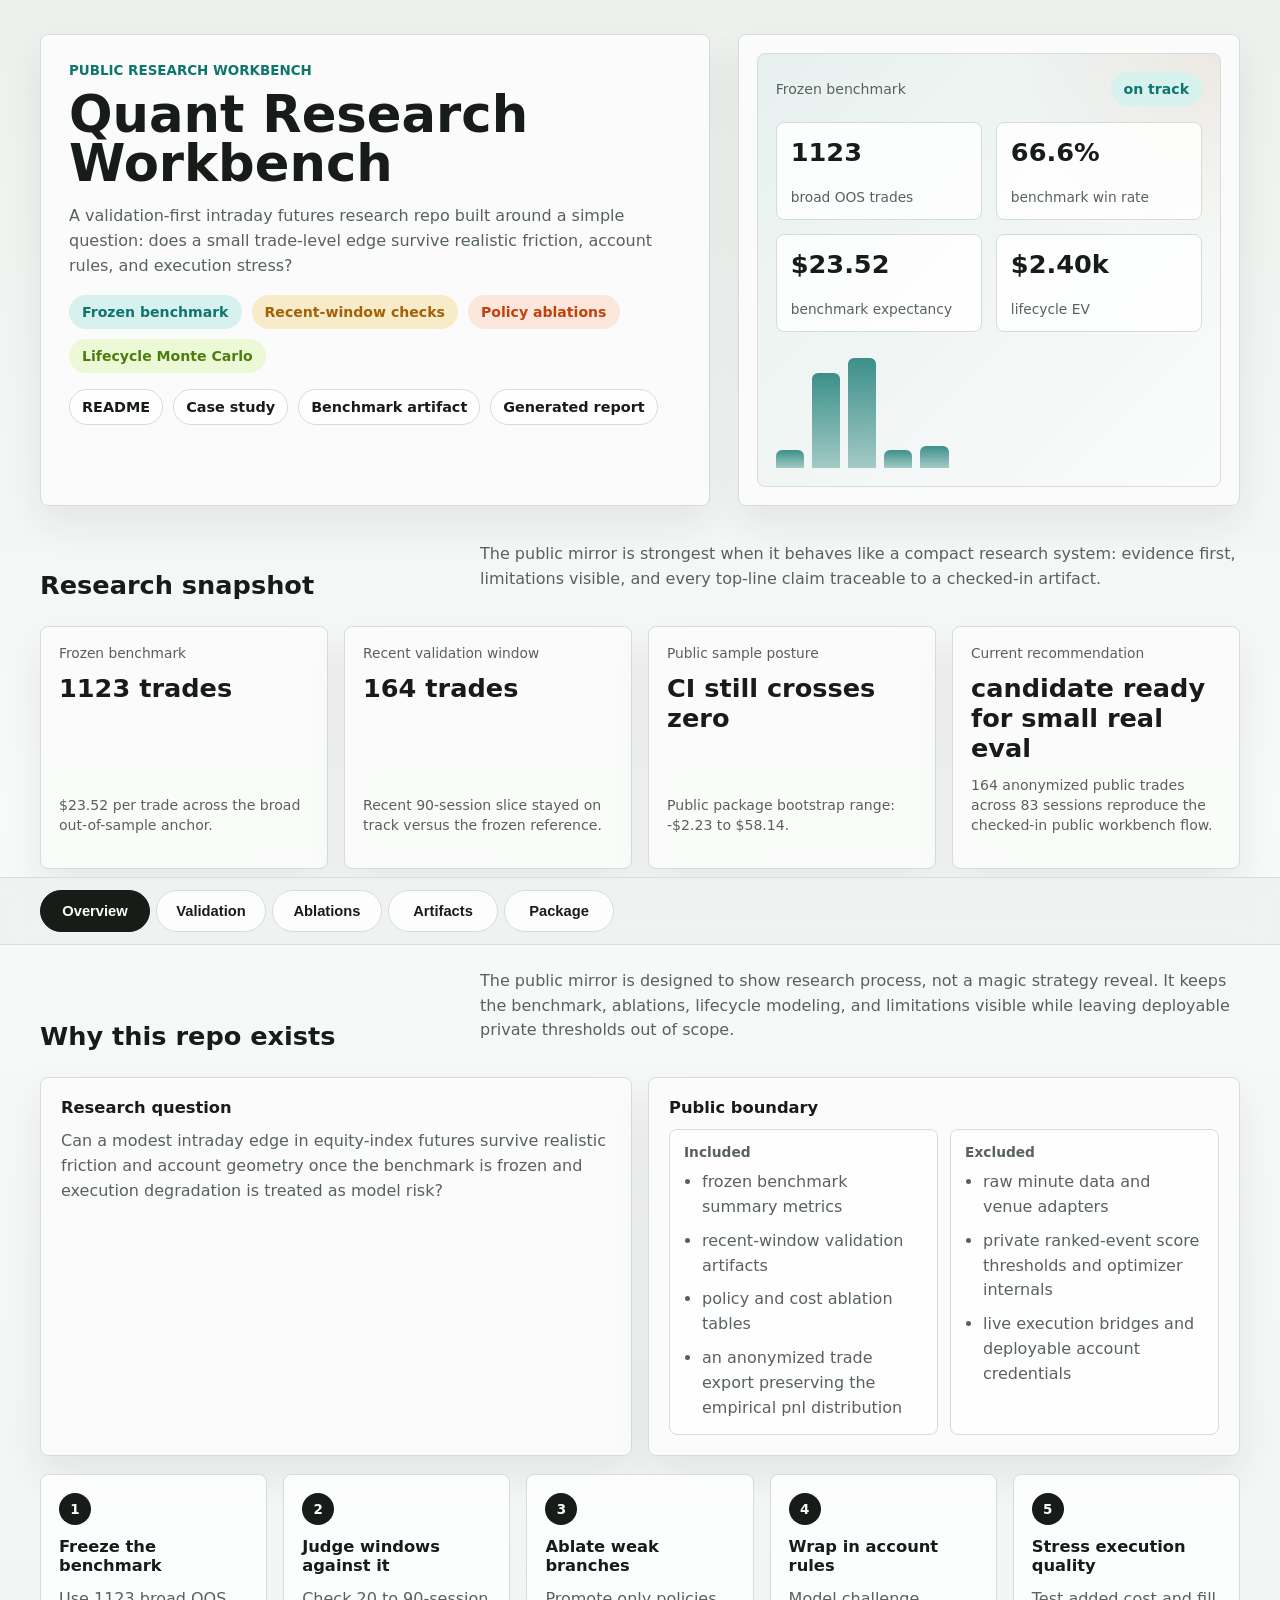
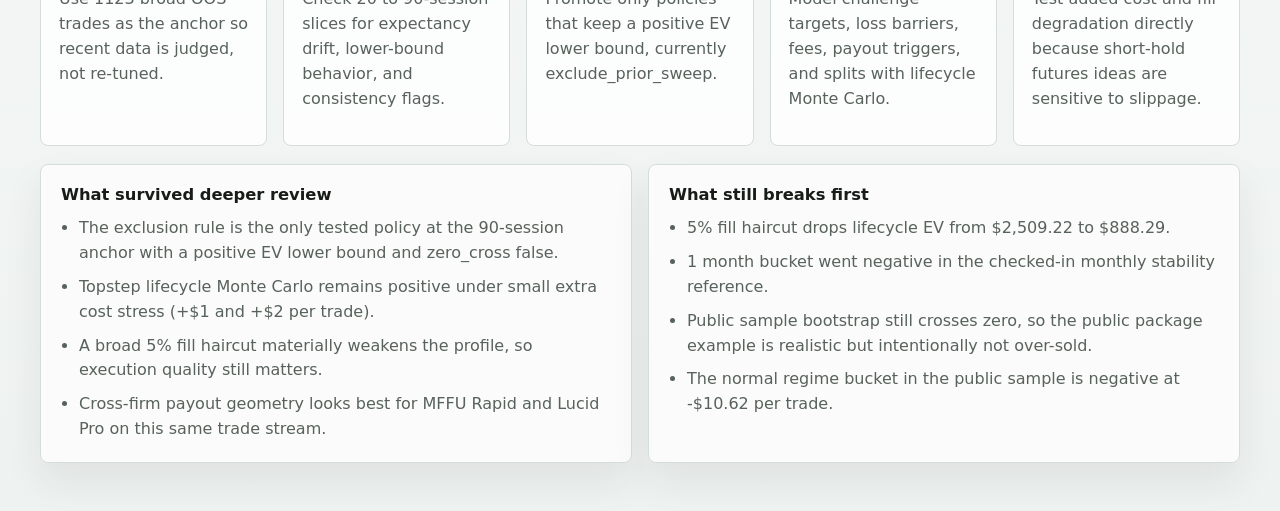
<file: docs/index.html>
<!DOCTYPE html>
<html lang="en">
  <head>
    <meta charset="UTF-8" />
    <meta name="viewport" content="width=device-width, initial-scale=1.0" />
    <title>Quant Research Workbench</title>
    <link rel="stylesheet" href="styles.css" />
  </head>
  <body>
    <div class="page-shell">
      <header class="hero-band">
        <div class="content-wrap hero-layout">
          <div class="hero-copy">
            <p class="eyebrow">Public research workbench</p>
            <h1>Quant Research Workbench</h1>
            <p class="lede">
              A validation-first intraday futures research repo built around a
              simple question: does a small trade-level edge survive realistic
              friction, account rules, and execution stress?
            </p>
            <div class="hero-badges" aria-label="Project highlights">
              <span class="badge badge-teal">Frozen benchmark</span>
              <span class="badge badge-amber">Recent-window checks</span>
              <span class="badge badge-rust">Policy ablations</span>
              <span class="badge badge-olive">Lifecycle Monte Carlo</span>
            </div>
            <div class="hero-links">
              <a class="hero-link" href="../README.md">README</a>
              <a class="hero-link" href="../CASE_STUDY.md">Case study</a>
              <a class="hero-link" href="../results/reference/benchmark_summary.json">Benchmark artifact</a>
              <a class="hero-link" href="../examples/anonymized_oos_report.html">Generated report</a>
            </div>
          </div>
          <div class="hero-visual" aria-label="Research summary">
            <div id="heroVisual" class="visual-panel"></div>
          </div>
        </div>
      </header>

      <main>
        <section class="summary-band">
          <div class="content-wrap">
            <div id="appState" class="app-state">Loading public artifacts...</div>
            <div class="section-head">
              <h2>Research snapshot</h2>
              <p>
                The public mirror is strongest when it behaves like a compact
                research system: evidence first, limitations visible, and every
                top-line claim traceable to a checked-in artifact.
              </p>
            </div>
            <div class="metric-grid" id="headlineMetrics"></div>
          </div>
        </section>

        <section class="tabs-band">
          <div class="content-wrap">
            <div class="segmented-control" role="tablist" aria-label="Views">
              <button class="segmented-button is-active" data-tab="overview" role="tab" aria-selected="true">Overview</button>
              <button class="segmented-button" data-tab="validation" role="tab" aria-selected="false">Validation</button>
              <button class="segmented-button" data-tab="ablations" role="tab" aria-selected="false">Ablations</button>
              <button class="segmented-button" data-tab="artifacts" role="tab" aria-selected="false">Artifacts</button>
              <button class="segmented-button" data-tab="package" role="tab" aria-selected="false">Package</button>
            </div>
          </div>
        </section>

        <section class="panel-band">
          <div class="content-wrap">
            <div class="tab-panel is-active" id="panel-overview" role="tabpanel"></div>
            <div class="tab-panel" id="panel-validation" role="tabpanel"></div>
            <div class="tab-panel" id="panel-ablations" role="tabpanel"></div>
            <div class="tab-panel" id="panel-artifacts" role="tabpanel"></div>
            <div class="tab-panel" id="panel-package" role="tabpanel"></div>
          </div>
        </section>
      </main>
    </div>

    <script src="app.js"></script>
  </body>
</html>
</file>
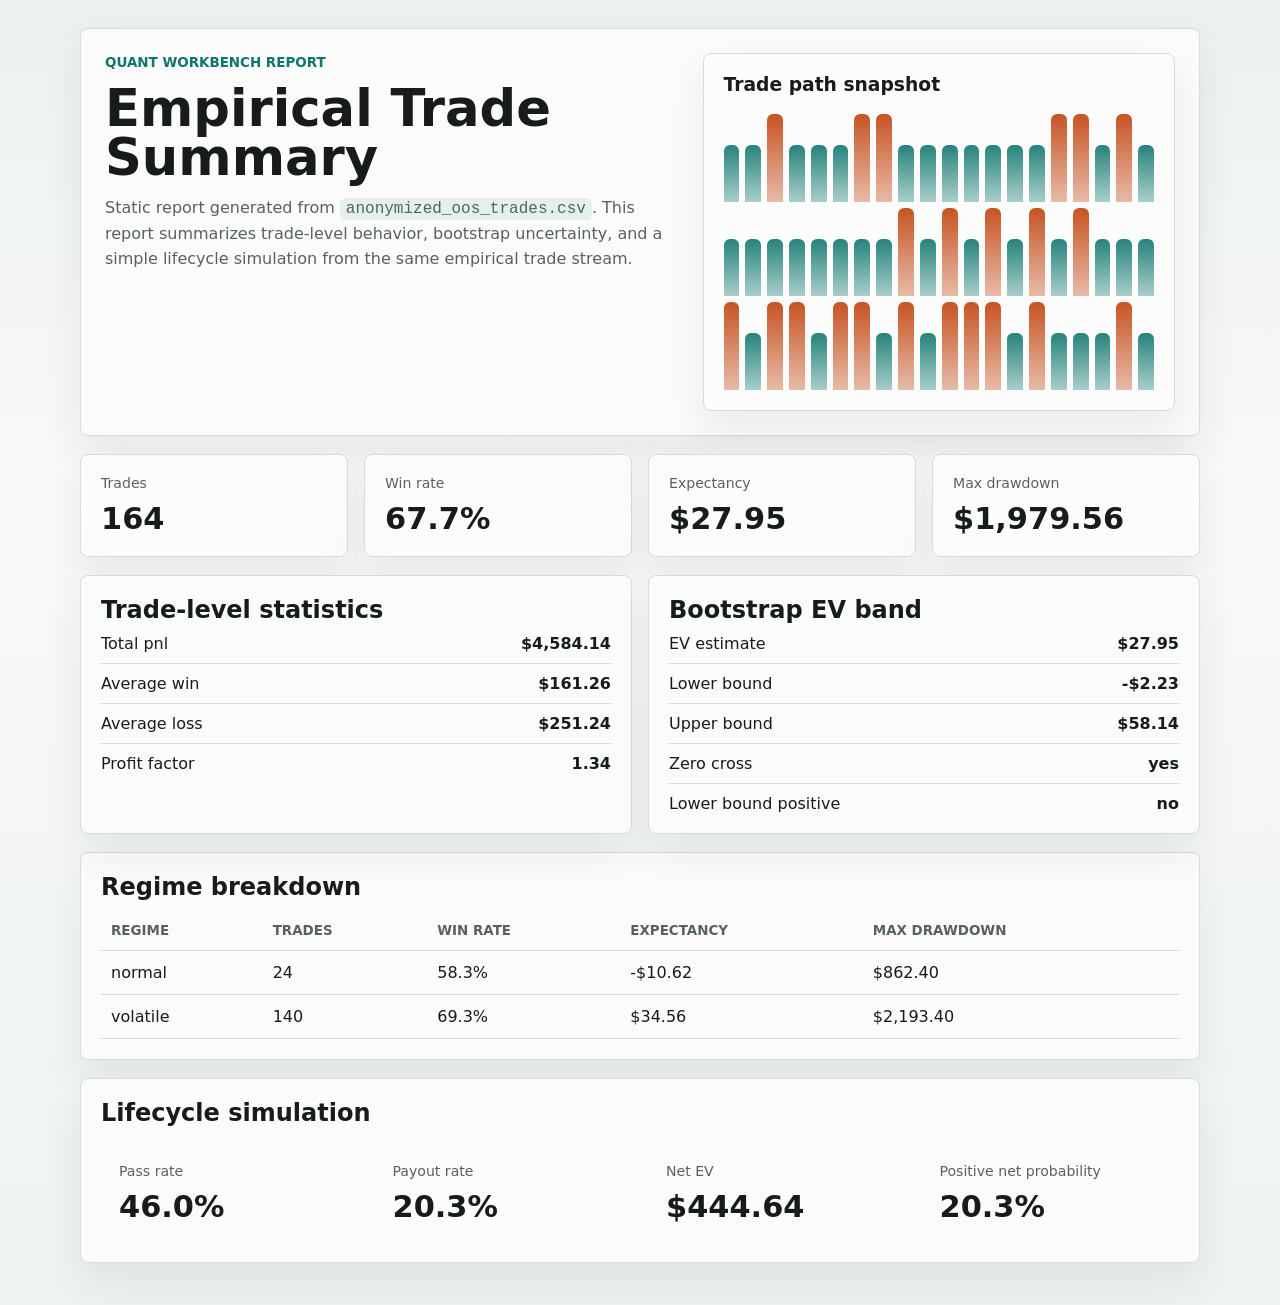
<file: examples/anonymized_oos_report.html>
<!DOCTYPE html>
<html lang="en">
  <head>
    <meta charset="UTF-8" />
    <meta name="viewport" content="width=device-width, initial-scale=1.0" />
    <title>Quant Workbench Report</title>
    <style>
      :root {
        color-scheme: light;
        --bg: #eef2f0;
        --surface: #fbfcfb;
        --ink: #171c19;
        --muted: #58625c;
        --line: #d4ddd7;
        --teal: #0f766e;
        --teal-soft: #d7f1ee;
        --rust: #c2410c;
        --rust-soft: #fde7dc;
      }
      * { box-sizing: border-box; }
      body {
        margin: 0;
        background: linear-gradient(180deg, #edf1ee 0%, #f7faf8 38%, #eef2f0 100%);
        color: var(--ink);
        font-family: Inter, ui-sans-serif, system-ui, -apple-system, BlinkMacSystemFont, "Segoe UI", sans-serif;
      }
      .wrap {
        width: min(1120px, calc(100vw - 32px));
        margin: 0 auto;
        padding: 28px 0 42px;
      }
      .hero, .card {
        background: rgba(251, 252, 251, 0.95);
        border: 1px solid var(--line);
        border-radius: 8px;
        box-shadow: 0 18px 38px rgba(34, 42, 36, 0.08);
      }
      .hero {
        padding: 24px;
        display: grid;
        grid-template-columns: 1.1fr 0.9fr;
        gap: 20px;
      }
      .eyebrow {
        margin: 0 0 10px;
        color: var(--teal);
        font-size: 0.84rem;
        font-weight: 700;
        text-transform: uppercase;
      }
      h1, h2, h3, p { margin-top: 0; }
      h1 {
        font-size: clamp(2rem, 4vw, 3.6rem);
        line-height: 0.96;
        margin-bottom: 14px;
      }
      h2 {
        font-size: 1.5rem;
        margin-bottom: 10px;
      }
      p {
        color: var(--muted);
        line-height: 1.55;
      }
      .metric-grid {
        display: grid;
        grid-template-columns: repeat(4, minmax(0, 1fr));
        gap: 16px;
        margin-top: 18px;
      }
      .metric {
        padding: 18px;
      }
      .label {
        color: var(--muted);
        font-size: 0.88rem;
      }
      .value {
        margin-top: 10px;
        font-size: 1.9rem;
        font-weight: 700;
      }
      .section {
        margin-top: 18px;
      }
      .grid-two {
        display: grid;
        grid-template-columns: repeat(2, minmax(0, 1fr));
        gap: 16px;
      }
      .card {
        padding: 20px;
      }
      .stat-list {
        display: grid;
        gap: 10px;
      }
      .stat-row {
        display: flex;
        justify-content: space-between;
        gap: 16px;
        padding-bottom: 10px;
        border-bottom: 1px solid var(--line);
      }
      .stat-row:last-child {
        border-bottom: 0;
        padding-bottom: 0;
      }
      .spark {
        display: grid;
        grid-template-columns: repeat(20, minmax(0, 1fr));
        gap: 6px;
        align-items: end;
        min-height: 112px;
      }
      .spark-bar {
        min-height: 12px;
        border-radius: 6px 6px 0 0;
      }
      .spark-bar.positive {
        background: linear-gradient(180deg, rgba(15,118,110,0.9), rgba(15,118,110,0.35));
      }
      .spark-bar.negative {
        background: linear-gradient(180deg, rgba(194,65,12,0.9), rgba(194,65,12,0.35));
      }
      .regime-table {
        width: 100%;
        border-collapse: collapse;
      }
      .regime-table th,
      .regime-table td {
        text-align: left;
        padding: 12px 10px;
        border-bottom: 1px solid var(--line);
      }
      .regime-table th {
        color: var(--muted);
        font-size: 0.84rem;
        text-transform: uppercase;
      }
      code {
        background: rgba(15, 118, 110, 0.09);
        padding: 2px 6px;
        border-radius: 6px;
        font-family: ui-monospace, SFMono-Regular, Menlo, Monaco, Consolas, "Liberation Mono", monospace;
      }
      @media (max-width: 920px) {
        .hero, .metric-grid, .grid-two {
          grid-template-columns: 1fr;
        }
        .wrap {
          width: min(100vw - 20px, 1120px);
        }
      }
    </style>
  </head>
  <body>
    <div class="wrap">
      <section class="hero">
        <div>
          <p class="eyebrow">Quant workbench report</p>
          <h1>Empirical Trade Summary</h1>
          <p>
            Static report generated from <code>anonymized_oos_trades.csv</code>.
            This report summarizes trade-level behavior, bootstrap uncertainty,
            and a simple lifecycle simulation from the same empirical trade stream.
          </p>
        </div>
        <div class="card">
          <h3>Trade path snapshot</h3>
          <div class="spark"><span class="spark-bar positive" style="height:56.5px"></span><span class="spark-bar positive" style="height:56.5px"></span><span class="spark-bar negative" style="height:88.0px"></span><span class="spark-bar positive" style="height:56.5px"></span><span class="spark-bar positive" style="height:56.5px"></span><span class="spark-bar positive" style="height:56.5px"></span><span class="spark-bar negative" style="height:88.0px"></span><span class="spark-bar negative" style="height:88.0px"></span><span class="spark-bar positive" style="height:56.5px"></span><span class="spark-bar positive" style="height:56.5px"></span><span class="spark-bar positive" style="height:56.5px"></span><span class="spark-bar positive" style="height:56.5px"></span><span class="spark-bar positive" style="height:56.5px"></span><span class="spark-bar positive" style="height:56.5px"></span><span class="spark-bar positive" style="height:56.5px"></span><span class="spark-bar negative" style="height:88.0px"></span><span class="spark-bar negative" style="height:88.0px"></span><span class="spark-bar positive" style="height:56.5px"></span><span class="spark-bar negative" style="height:88.0px"></span><span class="spark-bar positive" style="height:56.5px"></span><span class="spark-bar positive" style="height:56.5px"></span><span class="spark-bar positive" style="height:56.5px"></span><span class="spark-bar positive" style="height:56.5px"></span><span class="spark-bar positive" style="height:56.5px"></span><span class="spark-bar positive" style="height:56.5px"></span><span class="spark-bar positive" style="height:56.5px"></span><span class="spark-bar positive" style="height:56.5px"></span><span class="spark-bar positive" style="height:56.5px"></span><span class="spark-bar negative" style="height:88.0px"></span><span class="spark-bar positive" style="height:56.5px"></span><span class="spark-bar negative" style="height:88.0px"></span><span class="spark-bar positive" style="height:56.5px"></span><span class="spark-bar negative" style="height:88.0px"></span><span class="spark-bar positive" style="height:56.5px"></span><span class="spark-bar negative" style="height:88.0px"></span><span class="spark-bar positive" style="height:56.5px"></span><span class="spark-bar negative" style="height:88.0px"></span><span class="spark-bar positive" style="height:56.5px"></span><span class="spark-bar positive" style="height:56.5px"></span><span class="spark-bar positive" style="height:56.5px"></span><span class="spark-bar negative" style="height:88.0px"></span><span class="spark-bar positive" style="height:56.5px"></span><span class="spark-bar negative" style="height:88.0px"></span><span class="spark-bar negative" style="height:88.0px"></span><span class="spark-bar positive" style="height:56.5px"></span><span class="spark-bar negative" style="height:88.0px"></span><span class="spark-bar negative" style="height:88.0px"></span><span class="spark-bar positive" style="height:56.5px"></span><span class="spark-bar negative" style="height:88.0px"></span><span class="spark-bar positive" style="height:56.5px"></span><span class="spark-bar negative" style="height:88.0px"></span><span class="spark-bar negative" style="height:88.0px"></span><span class="spark-bar negative" style="height:88.0px"></span><span class="spark-bar positive" style="height:56.5px"></span><span class="spark-bar negative" style="height:88.0px"></span><span class="spark-bar positive" style="height:56.5px"></span><span class="spark-bar positive" style="height:56.5px"></span><span class="spark-bar positive" style="height:56.5px"></span><span class="spark-bar negative" style="height:88.0px"></span><span class="spark-bar positive" style="height:56.5px"></span></div>
        </div>
      </section>

      <section class="metric-grid">
        <article class="card metric">
          <div class="label">Trades</div>
          <div class="value">164</div>
        </article>
        <article class="card metric">
          <div class="label">Win rate</div>
          <div class="value">67.7%</div>
        </article>
        <article class="card metric">
          <div class="label">Expectancy</div>
          <div class="value">$27.95</div>
        </article>
        <article class="card metric">
          <div class="label">Max drawdown</div>
          <div class="value">$1,979.56</div>
        </article>
      </section>

      <section class="section grid-two">
        <article class="card">
          <h2>Trade-level statistics</h2>
          <div class="stat-list">
            <div class="stat-row"><span>Total pnl</span><strong>$4,584.14</strong></div>
            <div class="stat-row"><span>Average win</span><strong>$161.26</strong></div>
            <div class="stat-row"><span>Average loss</span><strong>$251.24</strong></div>
            <div class="stat-row"><span>Profit factor</span><strong>1.34</strong></div>
          </div>
        </article>
        <article class="card">
          <h2>Bootstrap EV band</h2>
          <div class="stat-list">
            <div class="stat-row"><span>EV estimate</span><strong>$27.95</strong></div>
            <div class="stat-row"><span>Lower bound</span><strong>-$2.23</strong></div>
            <div class="stat-row"><span>Upper bound</span><strong>$58.14</strong></div>
            <div class="stat-row"><span>Zero cross</span><strong>yes</strong></div>
            <div class="stat-row"><span>Lower bound positive</span><strong>no</strong></div>
          </div>
        </article>
      </section>

      
      <section class="section">
        <article class="card">
          <h2>Regime breakdown</h2>
          <table class="regime-table">
            <thead>
              <tr>
                <th>Regime</th>
                <th>Trades</th>
                <th>Win rate</th>
                <th>Expectancy</th>
                <th>Max drawdown</th>
              </tr>
            </thead>
            <tbody><tr><td>normal</td><td>24</td><td>58.3%</td><td>-$10.62</td><td>$862.40</td></tr><tr><td>volatile</td><td>140</td><td>69.3%</td><td>$34.56</td><td>$2,193.40</td></tr></tbody>
          </table>
        </article>
      </section>
    

      <section class="section">
        <article class="card">
          <h2>Lifecycle simulation</h2>
          <div class="metric-grid">
            <div class="metric">
              <div class="label">Pass rate</div>
              <div class="value">46.0%</div>
            </div>
            <div class="metric">
              <div class="label">Payout rate</div>
              <div class="value">20.3%</div>
            </div>
            <div class="metric">
              <div class="label">Net EV</div>
              <div class="value">$444.64</div>
            </div>
            <div class="metric">
              <div class="label">Positive net probability</div>
              <div class="value">20.3%</div>
            </div>
          </div>
        </article>
      </section>
    </div>
  </body>
</html>
</file>
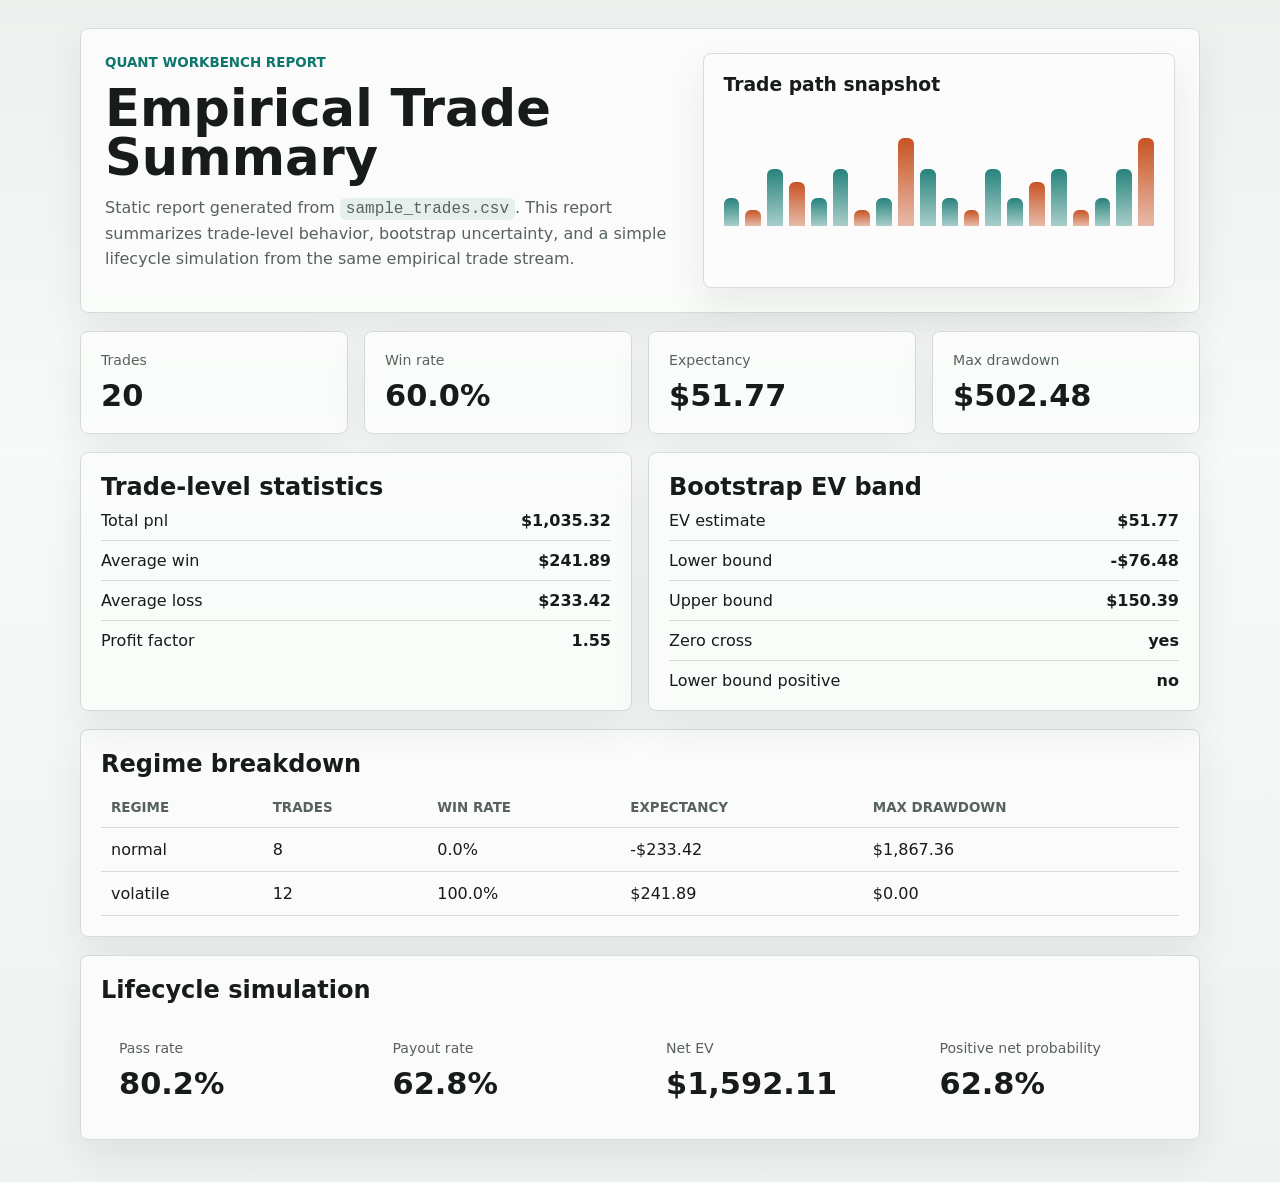
<file: examples/sample_report.html>
<!DOCTYPE html>
<html lang="en">
  <head>
    <meta charset="UTF-8" />
    <meta name="viewport" content="width=device-width, initial-scale=1.0" />
    <title>Quant Workbench Report</title>
    <style>
      :root {
        color-scheme: light;
        --bg: #eef2f0;
        --surface: #fbfcfb;
        --ink: #171c19;
        --muted: #58625c;
        --line: #d4ddd7;
        --teal: #0f766e;
        --teal-soft: #d7f1ee;
        --rust: #c2410c;
        --rust-soft: #fde7dc;
      }
      * { box-sizing: border-box; }
      body {
        margin: 0;
        background: linear-gradient(180deg, #edf1ee 0%, #f7faf8 38%, #eef2f0 100%);
        color: var(--ink);
        font-family: Inter, ui-sans-serif, system-ui, -apple-system, BlinkMacSystemFont, "Segoe UI", sans-serif;
      }
      .wrap {
        width: min(1120px, calc(100vw - 32px));
        margin: 0 auto;
        padding: 28px 0 42px;
      }
      .hero, .card {
        background: rgba(251, 252, 251, 0.95);
        border: 1px solid var(--line);
        border-radius: 8px;
        box-shadow: 0 18px 38px rgba(34, 42, 36, 0.08);
      }
      .hero {
        padding: 24px;
        display: grid;
        grid-template-columns: 1.1fr 0.9fr;
        gap: 20px;
      }
      .eyebrow {
        margin: 0 0 10px;
        color: var(--teal);
        font-size: 0.84rem;
        font-weight: 700;
        text-transform: uppercase;
      }
      h1, h2, h3, p { margin-top: 0; }
      h1 {
        font-size: clamp(2rem, 4vw, 3.6rem);
        line-height: 0.96;
        margin-bottom: 14px;
      }
      h2 {
        font-size: 1.5rem;
        margin-bottom: 10px;
      }
      p {
        color: var(--muted);
        line-height: 1.55;
      }
      .metric-grid {
        display: grid;
        grid-template-columns: repeat(4, minmax(0, 1fr));
        gap: 16px;
        margin-top: 18px;
      }
      .metric {
        padding: 18px;
      }
      .label {
        color: var(--muted);
        font-size: 0.88rem;
      }
      .value {
        margin-top: 10px;
        font-size: 1.9rem;
        font-weight: 700;
      }
      .section {
        margin-top: 18px;
      }
      .grid-two {
        display: grid;
        grid-template-columns: repeat(2, minmax(0, 1fr));
        gap: 16px;
      }
      .card {
        padding: 20px;
      }
      .stat-list {
        display: grid;
        gap: 10px;
      }
      .stat-row {
        display: flex;
        justify-content: space-between;
        gap: 16px;
        padding-bottom: 10px;
        border-bottom: 1px solid var(--line);
      }
      .stat-row:last-child {
        border-bottom: 0;
        padding-bottom: 0;
      }
      .spark {
        display: grid;
        grid-template-columns: repeat(20, minmax(0, 1fr));
        gap: 6px;
        align-items: end;
        min-height: 112px;
      }
      .spark-bar {
        min-height: 12px;
        border-radius: 6px 6px 0 0;
      }
      .spark-bar.positive {
        background: linear-gradient(180deg, rgba(15,118,110,0.9), rgba(15,118,110,0.35));
      }
      .spark-bar.negative {
        background: linear-gradient(180deg, rgba(194,65,12,0.9), rgba(194,65,12,0.35));
      }
      .regime-table {
        width: 100%;
        border-collapse: collapse;
      }
      .regime-table th,
      .regime-table td {
        text-align: left;
        padding: 12px 10px;
        border-bottom: 1px solid var(--line);
      }
      .regime-table th {
        color: var(--muted);
        font-size: 0.84rem;
        text-transform: uppercase;
      }
      code {
        background: rgba(15, 118, 110, 0.09);
        padding: 2px 6px;
        border-radius: 6px;
        font-family: ui-monospace, SFMono-Regular, Menlo, Monaco, Consolas, "Liberation Mono", monospace;
      }
      @media (max-width: 920px) {
        .hero, .metric-grid, .grid-two {
          grid-template-columns: 1fr;
        }
        .wrap {
          width: min(100vw - 20px, 1120px);
        }
      }
    </style>
  </head>
  <body>
    <div class="wrap">
      <section class="hero">
        <div>
          <p class="eyebrow">Quant workbench report</p>
          <h1>Empirical Trade Summary</h1>
          <p>
            Static report generated from <code>sample_trades.csv</code>.
            This report summarizes trade-level behavior, bootstrap uncertainty,
            and a simple lifecycle simulation from the same empirical trade stream.
          </p>
        </div>
        <div class="card">
          <h3>Trade path snapshot</h3>
          <div class="spark"><span class="spark-bar positive" style="height:28.2px"></span><span class="spark-bar negative" style="height:15.8px"></span><span class="spark-bar positive" style="height:56.5px"></span><span class="spark-bar negative" style="height:44.0px"></span><span class="spark-bar positive" style="height:28.2px"></span><span class="spark-bar positive" style="height:56.5px"></span><span class="spark-bar negative" style="height:15.8px"></span><span class="spark-bar positive" style="height:28.2px"></span><span class="spark-bar negative" style="height:88.0px"></span><span class="spark-bar positive" style="height:56.5px"></span><span class="spark-bar positive" style="height:28.2px"></span><span class="spark-bar negative" style="height:15.8px"></span><span class="spark-bar positive" style="height:56.5px"></span><span class="spark-bar positive" style="height:28.2px"></span><span class="spark-bar negative" style="height:44.0px"></span><span class="spark-bar positive" style="height:56.5px"></span><span class="spark-bar negative" style="height:15.8px"></span><span class="spark-bar positive" style="height:28.2px"></span><span class="spark-bar positive" style="height:56.5px"></span><span class="spark-bar negative" style="height:88.0px"></span></div>
        </div>
      </section>

      <section class="metric-grid">
        <article class="card metric">
          <div class="label">Trades</div>
          <div class="value">20</div>
        </article>
        <article class="card metric">
          <div class="label">Win rate</div>
          <div class="value">60.0%</div>
        </article>
        <article class="card metric">
          <div class="label">Expectancy</div>
          <div class="value">$51.77</div>
        </article>
        <article class="card metric">
          <div class="label">Max drawdown</div>
          <div class="value">$502.48</div>
        </article>
      </section>

      <section class="section grid-two">
        <article class="card">
          <h2>Trade-level statistics</h2>
          <div class="stat-list">
            <div class="stat-row"><span>Total pnl</span><strong>$1,035.32</strong></div>
            <div class="stat-row"><span>Average win</span><strong>$241.89</strong></div>
            <div class="stat-row"><span>Average loss</span><strong>$233.42</strong></div>
            <div class="stat-row"><span>Profit factor</span><strong>1.55</strong></div>
          </div>
        </article>
        <article class="card">
          <h2>Bootstrap EV band</h2>
          <div class="stat-list">
            <div class="stat-row"><span>EV estimate</span><strong>$51.77</strong></div>
            <div class="stat-row"><span>Lower bound</span><strong>-$76.48</strong></div>
            <div class="stat-row"><span>Upper bound</span><strong>$150.39</strong></div>
            <div class="stat-row"><span>Zero cross</span><strong>yes</strong></div>
            <div class="stat-row"><span>Lower bound positive</span><strong>no</strong></div>
          </div>
        </article>
      </section>

      
      <section class="section">
        <article class="card">
          <h2>Regime breakdown</h2>
          <table class="regime-table">
            <thead>
              <tr>
                <th>Regime</th>
                <th>Trades</th>
                <th>Win rate</th>
                <th>Expectancy</th>
                <th>Max drawdown</th>
              </tr>
            </thead>
            <tbody><tr><td>normal</td><td>8</td><td>0.0%</td><td>-$233.42</td><td>$1,867.36</td></tr><tr><td>volatile</td><td>12</td><td>100.0%</td><td>$241.89</td><td>$0.00</td></tr></tbody>
          </table>
        </article>
      </section>
    

      <section class="section">
        <article class="card">
          <h2>Lifecycle simulation</h2>
          <div class="metric-grid">
            <div class="metric">
              <div class="label">Pass rate</div>
              <div class="value">80.2%</div>
            </div>
            <div class="metric">
              <div class="label">Payout rate</div>
              <div class="value">62.8%</div>
            </div>
            <div class="metric">
              <div class="label">Net EV</div>
              <div class="value">$1,592.11</div>
            </div>
            <div class="metric">
              <div class="label">Positive net probability</div>
              <div class="value">62.8%</div>
            </div>
          </div>
        </article>
      </section>
    </div>
  </body>
</html>
</file>
<file: docs/styles.css>
:root {
  color-scheme: light;
  --bg: #eef2f0;
  --surface: #fbfcfb;
  --surface-2: #f2f5f3;
  --ink: #171c19;
  --muted: #58625c;
  --line: #d4ddd7;
  --teal: #0f766e;
  --teal-soft: #d7f1ee;
  --amber: #a16207;
  --amber-soft: #f8ebc9;
  --rust: #c2410c;
  --rust-soft: #fde7dc;
  --olive: #4d7c0f;
  --olive-soft: #edf8d7;
  --crimson: #b91c1c;
  --crimson-soft: #fde3e3;
  --radius: 8px;
  --shadow: 0 18px 38px rgba(34, 42, 36, 0.08);
}

* {
  box-sizing: border-box;
}

html {
  scroll-behavior: smooth;
}

body {
  margin: 0;
  font-family: ui-sans-serif, system-ui, -apple-system, BlinkMacSystemFont, "Segoe UI", sans-serif;
  color: var(--ink);
  background: linear-gradient(180deg, #edf1ee 0%, #f7faf8 38%, #eef2f0 100%);
}

a {
  color: inherit;
}

.page-shell {
  min-height: 100vh;
}

.content-wrap {
  width: min(1200px, calc(100vw - 32px));
  margin: 0 auto;
}

.hero-band,
.summary-band,
.tabs-band,
.panel-band {
  width: 100%;
}

.hero-band {
  padding: 34px 0 22px;
}

.hero-layout {
  display: grid;
  grid-template-columns: minmax(0, 1.2fr) minmax(320px, 0.9fr);
  gap: 28px;
  align-items: stretch;
}

.hero-copy,
.hero-visual,
.mini-panel,
.stack-block,
.chart-block,
.quote-panel,
.metric-card {
  background: rgba(251, 252, 251, 0.92);
  border: 1px solid var(--line);
  border-radius: var(--radius);
  box-shadow: var(--shadow);
  overflow-x: auto;
}

.hero-copy {
  padding: 28px;
}

.hero-visual {
  padding: 18px;
}

.eyebrow {
  margin: 0 0 12px;
  color: var(--teal);
  font-size: 0.84rem;
  font-weight: 700;
  text-transform: uppercase;
  letter-spacing: 0;
}

h1,
h2,
h3,
p,
ul,
dl {
  margin-top: 0;
}

h1 {
  font-size: clamp(2.2rem, 4vw, 4.2rem);
  line-height: 0.96;
  margin-bottom: 16px;
}

h2 {
  font-size: clamp(1.55rem, 2vw, 2rem);
  margin-bottom: 8px;
}

h3 {
  font-size: 1.02rem;
  margin-bottom: 12px;
}

.lede,
.section-head p,
.mini-copy,
.stack-block p,
.quote-panel p {
  color: var(--muted);
  line-height: 1.55;
}

.hero-links {
  display: flex;
  flex-wrap: wrap;
  gap: 10px;
  margin-top: 16px;
}

.hero-link {
  display: inline-flex;
  min-height: 36px;
  align-items: center;
  padding: 0 12px;
  border-radius: 999px;
  border: 1px solid var(--line);
  background: rgba(255, 255, 255, 0.74);
  color: var(--ink);
  text-decoration: none;
  font-size: 0.9rem;
  font-weight: 600;
}

.hero-badges,
.resource-strip,
.pill-list {
  display: flex;
  flex-wrap: wrap;
  gap: 10px;
}

.badge,
.resource-chip,
.pill,
.status-chip {
  display: inline-flex;
  align-items: center;
  justify-content: center;
  min-height: 34px;
  padding: 0 12px;
  border-radius: 999px;
  font-size: 0.88rem;
  font-weight: 600;
  border: 1px solid transparent;
}

.badge-teal,
.pill:nth-child(4n + 1),
.status-good {
  background: var(--teal-soft);
  color: var(--teal);
}

.badge-amber,
.pill:nth-child(4n + 2) {
  background: var(--amber-soft);
  color: var(--amber);
}

.badge-rust,
.pill:nth-child(4n + 3) {
  background: var(--rust-soft);
  color: var(--rust);
}

.badge-olive,
.pill:nth-child(4n + 4) {
  background: var(--olive-soft);
  color: var(--olive);
}

.visual-panel {
  height: 100%;
  display: grid;
  grid-template-rows: auto auto 1fr;
  gap: 16px;
  background:
    linear-gradient(135deg, rgba(15, 118, 110, 0.08), rgba(251, 252, 251, 0.45)),
    radial-gradient(circle at top right, rgba(194, 65, 12, 0.1), transparent 32%);
  border: 1px solid var(--line);
  border-radius: var(--radius);
  padding: 18px;
}

.visual-label-row {
  display: flex;
  justify-content: space-between;
  gap: 12px;
  align-items: center;
  color: var(--muted);
  font-size: 0.88rem;
}

.visual-metrics {
  display: grid;
  grid-template-columns: repeat(2, minmax(0, 1fr));
  gap: 14px;
}

.visual-metrics > div {
  min-height: 98px;
  background: rgba(255, 255, 255, 0.86);
  border: 1px solid var(--line);
  border-radius: var(--radius);
  padding: 14px;
  display: flex;
  flex-direction: column;
  justify-content: space-between;
}

.visual-number {
  font-size: clamp(1.45rem, 2vw, 2.2rem);
  font-weight: 700;
}

.visual-caption {
  color: var(--muted);
  font-size: 0.86rem;
}

.spark-strip {
  display: grid;
  grid-template-columns: repeat(12, minmax(0, 1fr));
  gap: 8px;
  align-items: end;
  min-height: 120px;
}

.spark-bar {
  border-radius: 6px 6px 0 0;
  min-height: 18px;
}

.spark-bar.positive {
  background: linear-gradient(180deg, rgba(15, 118, 110, 0.8), rgba(15, 118, 110, 0.35));
}

.spark-bar.negative {
  background: linear-gradient(180deg, rgba(185, 28, 28, 0.82), rgba(185, 28, 28, 0.38));
}

.summary-band {
  padding: 14px 0 8px;
}

.app-state {
  margin-bottom: 16px;
  padding: 12px 14px;
  border-radius: var(--radius);
  border: 1px solid var(--line);
  background: rgba(255, 255, 255, 0.84);
  color: var(--muted);
  font-size: 0.92rem;
}

.app-state-loading {
  border-color: rgba(15, 118, 110, 0.18);
}

.app-state-error {
  border-color: rgba(185, 28, 28, 0.22);
  color: var(--crimson);
  background: rgba(253, 227, 227, 0.8);
}

.app-state.is-hidden {
  display: none;
}

.section-head {
  display: flex;
  justify-content: space-between;
  align-items: end;
  gap: 20px;
  margin-bottom: 18px;
}

.section-head > * {
  max-width: 760px;
}

.section-head-tight {
  margin-top: 28px;
}

.metric-grid,
.comparison-grid,
.workflow-grid,
.code-grid {
  display: grid;
  gap: 16px;
}

.metric-grid {
  grid-template-columns: repeat(4, minmax(0, 1fr));
}

.metric-card {
  padding: 18px;
  min-height: 154px;
  display: flex;
  flex-direction: column;
  justify-content: space-between;
}

.metric-label {
  color: var(--muted);
  font-size: 0.86rem;
}

.metric-value {
  font-size: clamp(1.5rem, 2vw, 2.2rem);
  font-weight: 700;
  margin-top: 12px;
}

.metric-note {
  color: var(--muted);
  font-size: 0.88rem;
  line-height: 1.45;
  margin-top: 12px;
}

.tabs-band {
  position: sticky;
  top: 0;
  z-index: 10;
  backdrop-filter: blur(14px);
  background: rgba(238, 242, 240, 0.86);
  border-top: 1px solid rgba(212, 221, 215, 0.9);
  border-bottom: 1px solid rgba(212, 221, 215, 0.9);
}

.segmented-control {
  display: inline-grid;
  grid-template-columns: repeat(5, minmax(110px, 1fr));
  gap: 6px;
  padding: 12px 0;
}

.segmented-button {
  appearance: none;
  border: 1px solid var(--line);
  background: rgba(255, 255, 255, 0.88);
  color: var(--ink);
  min-height: 42px;
  border-radius: 999px;
  padding: 0 14px;
  font-size: 0.92rem;
  font-weight: 600;
  cursor: pointer;
  transition: background 120ms ease, color 120ms ease, border-color 120ms ease, transform 120ms ease;
}

.segmented-button:hover {
  transform: translateY(-1px);
}

.segmented-button.is-active {
  background: var(--ink);
  color: var(--surface);
  border-color: var(--ink);
}

.panel-band {
  padding: 24px 0 48px;
}

.tab-panel {
  display: none;
}

.tab-panel.is-active {
  display: block;
}

.split-layout {
  display: grid;
  grid-template-columns: repeat(2, minmax(0, 1fr));
  gap: 16px;
}

.stack-block,
.mini-panel {
  padding: 20px;
}

.workflow-grid {
  margin-top: 18px;
  grid-template-columns: repeat(5, minmax(0, 1fr));
}

.workflow-card {
  background: rgba(255, 255, 255, 0.82);
  border: 1px solid var(--line);
  border-radius: var(--radius);
  padding: 18px;
  min-height: 168px;
}

.workflow-step {
  display: inline-flex;
  min-width: 32px;
  min-height: 32px;
  border-radius: 999px;
  align-items: center;
  justify-content: center;
  font-size: 0.84rem;
  font-weight: 700;
  margin-bottom: 12px;
  background: var(--ink);
  color: var(--surface);
}

.comparison-grid {
  grid-template-columns: repeat(2, minmax(0, 1fr));
  margin-top: 18px;
}

.detail-list {
  padding-left: 18px;
  color: var(--muted);
  line-height: 1.55;
  margin-bottom: 0;
}

.detail-list li + li {
  margin-top: 9px;
}

.stat-list {
  display: grid;
  gap: 12px;
  margin-bottom: 0;
}

.stat-list div {
  display: flex;
  justify-content: space-between;
  gap: 16px;
  padding-bottom: 10px;
  border-bottom: 1px solid var(--line);
}

.stat-list div:last-child {
  border-bottom: 0;
  padding-bottom: 0;
}

.stat-list dt {
  color: var(--muted);
}

.stat-list dd {
  margin: 0;
  font-weight: 700;
}

.positive-text {
  color: var(--teal);
}

.negative-text {
  color: var(--crimson);
}

.chart-block {
  padding: 22px;
  margin-top: 18px;
}

.chart-header {
  display: flex;
  justify-content: space-between;
  gap: 20px;
  align-items: end;
  margin-bottom: 18px;
}

.chart-header p {
  max-width: 560px;
}

.window-bars,
.monthly-chart,
.horizontal-bars,
.stress-grid,
.code-grid {
  gap: 14px;
}

.window-bars {
  display: grid;
  grid-template-columns: repeat(5, minmax(0, 1fr));
  align-items: end;
  min-height: 250px;
}

.window-bar-card,
.month-card {
  min-height: 240px;
  padding: 14px;
  border: 1px solid var(--line);
  border-radius: var(--radius);
  background: rgba(255, 255, 255, 0.88);
  display: grid;
  grid-template-rows: auto 1fr auto;
  gap: 12px;
}

.window-track,
.month-track {
  position: relative;
  min-height: 140px;
  border-radius: 6px;
  background: linear-gradient(180deg, rgba(103, 95, 87, 0.08), rgba(103, 95, 87, 0.02));
  overflow: hidden;
}

.window-fill,
.month-fill {
  position: absolute;
  left: 0;
  right: 0;
  bottom: 0;
  border-radius: 6px 6px 0 0;
}

.window-fill.good,
.month-fill.good {
  background: linear-gradient(180deg, rgba(15, 118, 110, 0.88), rgba(15, 118, 110, 0.34));
}

.window-fill.watch,
.month-fill.watch {
  background: linear-gradient(180deg, rgba(194, 65, 12, 0.9), rgba(194, 65, 12, 0.34));
}

.window-title,
.month-title {
  display: flex;
  justify-content: space-between;
  gap: 10px;
  font-size: 0.9rem;
  color: var(--muted);
}

.window-value,
.month-value {
  font-weight: 700;
  font-size: 0.96rem;
}

.monthly-chart {
  display: grid;
  grid-template-columns: repeat(4, minmax(0, 1fr));
}

.stress-grid {
  display: grid;
  grid-template-columns: repeat(2, minmax(0, 1fr));
}

.stress-card {
  min-height: 134px;
  padding: 14px;
  border: 1px solid var(--line);
  border-radius: var(--radius);
  background: rgba(255, 255, 255, 0.88);
}

.stress-head {
  display: flex;
  justify-content: space-between;
  gap: 10px;
  margin-bottom: 18px;
}

.stress-name {
  font-weight: 700;
}

.stress-meta {
  color: var(--muted);
  font-size: 0.84rem;
}

.stress-value {
  font-size: 1.55rem;
  font-weight: 700;
}

.horizontal-bars {
  display: grid;
}

.firm-row {
  display: grid;
  grid-template-columns: 190px 1fr 100px;
  gap: 14px;
  align-items: center;
}

.firm-label {
  font-size: 0.92rem;
  font-weight: 600;
}

.firm-track {
  position: relative;
  min-height: 16px;
  background: rgba(103, 95, 87, 0.12);
  border-radius: 999px;
  overflow: hidden;
}

.firm-fill {
  position: absolute;
  inset: 0 auto 0 0;
  border-radius: 999px;
}

.firm-fill.primary {
  background: linear-gradient(90deg, rgba(15, 118, 110, 0.92), rgba(15, 118, 110, 0.45));
}

.firm-fill.secondary {
  background: linear-gradient(90deg, rgba(161, 98, 7, 0.95), rgba(161, 98, 7, 0.45));
}

.firm-fill.tertiary {
  background: linear-gradient(90deg, rgba(194, 65, 12, 0.92), rgba(194, 65, 12, 0.45));
}

.firm-fill.warning {
  background: linear-gradient(90deg, rgba(185, 28, 28, 0.9), rgba(185, 28, 28, 0.35));
}

.firm-value {
  text-align: right;
  font-weight: 700;
}

.quote-panel {
  padding: 22px;
  min-height: 120px;
  display: flex;
  align-items: center;
}

.quote-panel p {
  font-size: 1.06rem;
}

.code-grid {
  display: grid;
  grid-template-columns: repeat(2, minmax(0, 1fr));
  margin-top: 18px;
}

.qa-card {
  padding: 20px;
  border: 1px solid var(--line);
  border-radius: var(--radius);
  background: rgba(255, 255, 255, 0.9);
}

.qa-card h3 {
  margin-bottom: 8px;
}

.resource-strip {
  margin-top: 18px;
}

.resource-chip {
  background: rgba(255, 255, 255, 0.92);
  border-color: var(--line);
  text-decoration: none;
}

.code-card {
  border: 1px solid var(--line);
  border-radius: var(--radius);
  background: #181f1b;
  color: #f3f7f4;
  overflow: auto;
}

.code-card pre {
  margin: 0;
  padding: 16px;
  font-family: ui-monospace, SFMono-Regular, Menlo, Monaco, Consolas, "Liberation Mono", monospace;
  font-size: 0.86rem;
  line-height: 1.5;
}

.boundary-grid {
  display: grid;
  grid-template-columns: repeat(2, minmax(0, 1fr));
  gap: 12px;
}

.boundary-card {
  border: 1px solid var(--line);
  border-radius: var(--radius);
  background: rgba(255, 255, 255, 0.82);
  padding: 14px;
}

.boundary-title,
.token-title {
  font-size: 0.86rem;
  font-weight: 700;
  color: var(--muted);
  margin-bottom: 10px;
}

.token-block + .token-block {
  margin-top: 16px;
}

.token-list {
  display: flex;
  flex-wrap: wrap;
  gap: 8px;
}

.artifact-chip {
  display: inline-flex;
  align-items: center;
  gap: 8px;
  min-height: 32px;
  padding: 0 10px;
  border-radius: 999px;
  font-size: 0.83rem;
  font-weight: 600;
}

.artifact-chip strong {
  font-size: 0.86rem;
}

.dense-table {
  width: 100%;
  border-collapse: collapse;
  font-size: 0.9rem;
}

.dense-table th,
.dense-table td {
  padding: 10px 12px;
  border-bottom: 1px solid var(--line);
  text-align: left;
  vertical-align: top;
}

.dense-table th {
  color: var(--muted);
  font-size: 0.82rem;
  font-weight: 700;
  text-transform: uppercase;
}

.dense-table tbody tr:last-child td {
  border-bottom: 0;
}

.table-row-highlight {
  background: rgba(15, 118, 110, 0.08);
}

.artifact-link {
  color: var(--ink);
  text-decoration: none;
  border-bottom: 1px solid rgba(15, 118, 110, 0.18);
}

.artifact-link:hover {
  color: var(--teal);
  border-bottom-color: rgba(15, 118, 110, 0.48);
}

.artifact-path {
  color: var(--muted);
  font-family: ui-monospace, SFMono-Regular, Menlo, Monaco, Consolas, "Liberation Mono", monospace;
  font-size: 0.82rem;
  white-space: nowrap;
}

.artifact-table th:nth-child(4),
.artifact-table td:nth-child(4) {
  min-width: 280px;
}

.artifact-table th:last-child,
.artifact-table td:last-child {
  min-width: 220px;
}

@media (max-width: 1080px) {
  .hero-layout,
  .split-layout,
  .comparison-grid,
  .workflow-grid,
  .metric-grid,
  .code-grid,
  .boundary-grid {
    grid-template-columns: 1fr;
  }

  .window-bars,
  .monthly-chart,
  .stress-grid {
    grid-template-columns: repeat(2, minmax(0, 1fr));
  }

  .firm-row {
    grid-template-columns: 1fr;
  }

  .firm-value {
    text-align: left;
  }
}

@media (max-width: 720px) {
  .hero-band {
    padding-top: 18px;
  }

  .content-wrap {
    width: min(100vw - 20px, 1200px);
  }

  .hero-copy,
  .hero-visual,
  .metric-card,
  .stack-block,
  .mini-panel,
  .chart-block,
  .qa-card {
    padding: 16px;
  }

  .window-bars,
  .monthly-chart,
  .stress-grid {
    grid-template-columns: 1fr;
  }

  .artifact-path {
    white-space: normal;
  }

  .segmented-control {
    width: 100%;
    grid-template-columns: repeat(2, minmax(0, 1fr));
  }

  .section-head,
  .chart-header {
    display: block;
  }

  .section-head p,
  .chart-header p {
    margin-top: 8px;
  }

  h1 {
    font-size: 2.25rem;
  }

  .visual-metrics {
    grid-template-columns: 1fr;
  }
}
</file>
